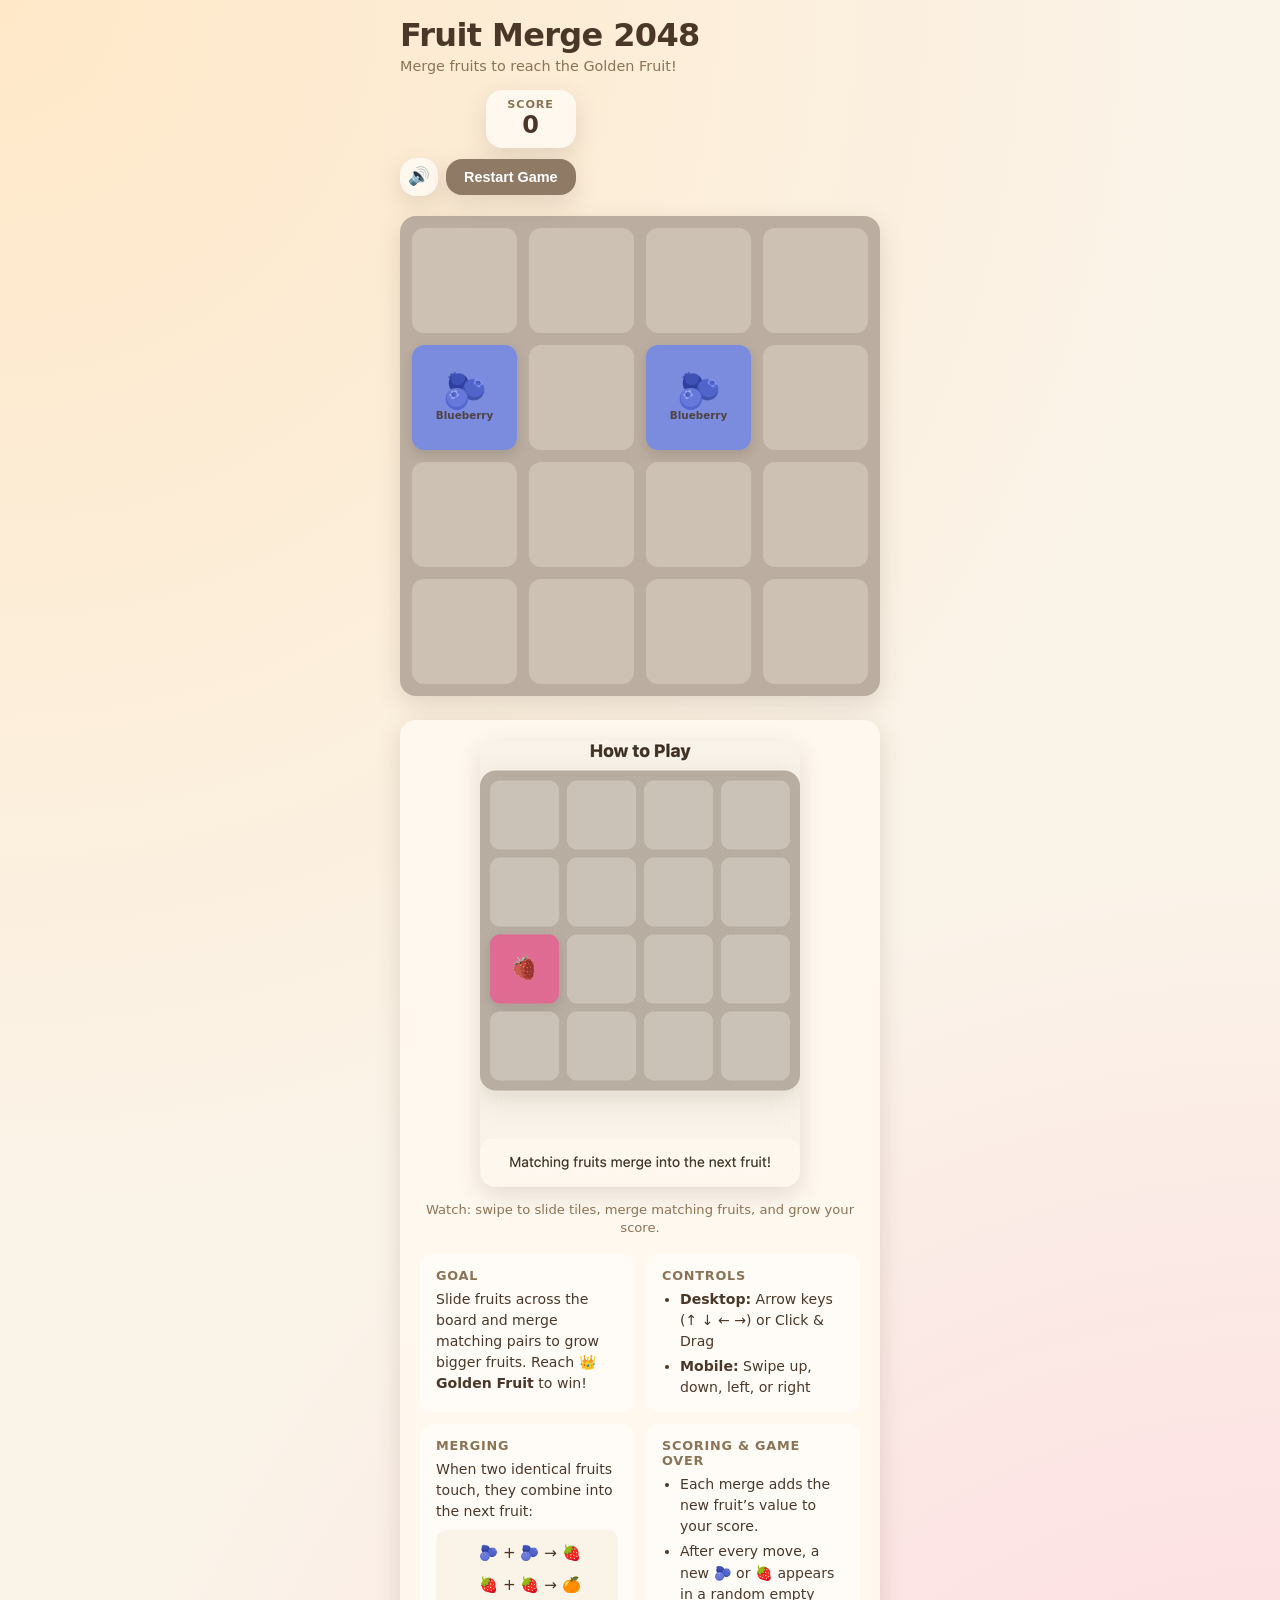
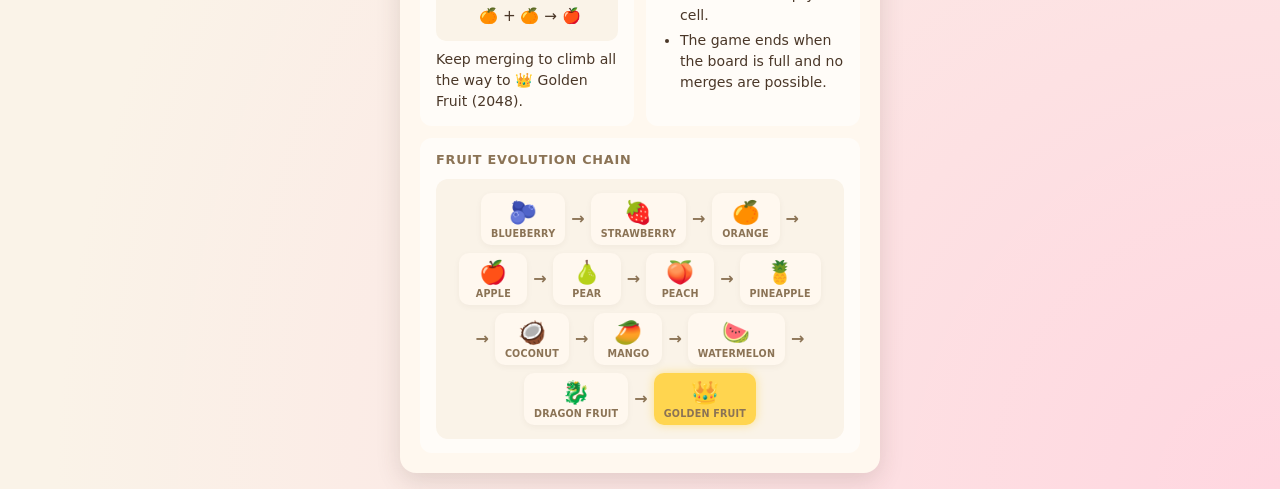
<file: index.html>
<!DOCTYPE html>
<html lang="en">
<head>
  <meta charset="UTF-8">
  <meta name="viewport" content="width=device-width, initial-scale=1.0, user-scalable=no">
  <title>Fruit Merge 2048</title>
  <link rel="stylesheet" href="styles.css">
</head>
<body>
  <div class="game-container">
    <header class="game-header">
      <div class="title-block">
        <h1>Fruit Merge 2048</h1>
        <p class="subtitle">Merge fruits to reach the Golden Fruit!</p>
      </div>
      <div class="score-panel">
        <div class="score-box">
          <span class="score-label">Score</span>
          <span id="score" class="score-value">0</span>
        </div>
        <div class="control-row">
          <button id="mute-btn" class="mute-btn" type="button" aria-label="Mute sound">🔊</button>
          <button id="restart-btn" class="restart-btn" type="button">Restart Game</button>
        </div>
      </div>
    </header>

    <div id="message-overlay" class="message-overlay hidden">
      <div class="message-box">
        <p id="message-text"></p>
        <button id="message-restart-btn" class="restart-btn" type="button">Play Again</button>
      </div>
    </div>

    <div id="game-board" class="game-board" aria-label="Fruit Merge game board">
      <!-- Cells rendered by JavaScript -->
    </div>

    <section class="instructions" aria-label="How to play">
      <figure class="demo-figure">
        <img
          id="play-demo-gif"
          class="play-demo-gif"
          src="assets/how-to-play.gif"
          alt="Animated demo: swipe left to merge matching blueberries into a strawberry, then merge again to create an orange"
          width="320"
          height="380"
          loading="lazy"
        >
        <figcaption class="demo-caption">Watch: swipe to slide tiles, merge matching fruits, and grow your score.</figcaption>
      </figure>

      <div class="instructions-grid">
        <div class="instruction-card">
          <h3>Goal</h3>
          <p>Slide fruits across the board and merge matching pairs to grow bigger fruits. Reach <strong>👑 Golden Fruit</strong> to win!</p>
        </div>

        <div class="instruction-card">
          <h3>Controls</h3>
          <ul>
            <li><strong>Desktop:</strong> Arrow keys (↑ ↓ ← →) or Click &amp; Drag</li>
            <li><strong>Mobile:</strong> Swipe up, down, left, or right</li>
          </ul>
        </div>

        <div class="instruction-card">
          <h3>Merging</h3>
          <p>When two identical fruits touch, they combine into the next fruit:</p>
          <ul class="merge-example">
            <li>🫐 + 🫐 → 🍓</li>
            <li>🍓 + 🍓 → 🍊</li>
            <li>🍊 + 🍊 → 🍎</li>
          </ul>
          <p class="merge-note">Keep merging to climb all the way to 👑 Golden Fruit (2048).</p>
        </div>

        <div class="instruction-card">
          <h3>Scoring &amp; Game Over</h3>
          <ul>
            <li>Each merge adds the new fruit’s value to your score.</li>
            <li>After every move, a new 🫐 or 🍓 appears in a random empty cell.</li>
            <li>The game ends when the board is full and no merges are possible.</li>
          </ul>
        </div>

        <div class="instruction-card fruit-chain-card">
          <h3>Fruit Evolution Chain</h3>
          <div class="fruit-chain">
            <div class="chain-item">
              <span class="chain-emoji">🫐</span>
              <span class="chain-name">Blueberry</span>
            </div>
            <div class="chain-arrow">→</div>
            <div class="chain-item">
              <span class="chain-emoji">🍓</span>
              <span class="chain-name">Strawberry</span>
            </div>
            <div class="chain-arrow">→</div>
            <div class="chain-item">
              <span class="chain-emoji">🍊</span>
              <span class="chain-name">Orange</span>
            </div>
            <div class="chain-arrow">→</div>
            <div class="chain-item">
              <span class="chain-emoji">🍎</span>
              <span class="chain-name">Apple</span>
            </div>
            <div class="chain-arrow">→</div>
            <div class="chain-item">
              <span class="chain-emoji">🍐</span>
              <span class="chain-name">Pear</span>
            </div>
            <div class="chain-arrow">→</div>
            <div class="chain-item">
              <span class="chain-emoji">🍑</span>
              <span class="chain-name">Peach</span>
            </div>
            <div class="chain-arrow">→</div>
            <div class="chain-item">
              <span class="chain-emoji">🍍</span>
              <span class="chain-name">Pineapple</span>
            </div>
            <div class="chain-arrow">→</div>
            <div class="chain-item">
              <span class="chain-emoji">🥥</span>
              <span class="chain-name">Coconut</span>
            </div>
            <div class="chain-arrow">→</div>
            <div class="chain-item">
              <span class="chain-emoji">🥭</span>
              <span class="chain-name">Mango</span>
            </div>
            <div class="chain-arrow">→</div>
            <div class="chain-item">
              <span class="chain-emoji">🍉</span>
              <span class="chain-name">Watermelon</span>
            </div>
            <div class="chain-arrow">→</div>
            <div class="chain-item">
              <span class="chain-emoji">🐉</span>
              <span class="chain-name">Dragon Fruit</span>
            </div>
            <div class="chain-arrow">→</div>
            <div class="chain-item special-win">
              <span class="chain-emoji">👑</span>
              <span class="chain-name">Golden Fruit</span>
            </div>
          </div>
        </div>
      </div>
    </section>
  </div>

  <script src="script.js"></script>
</body>
</html>
</file>
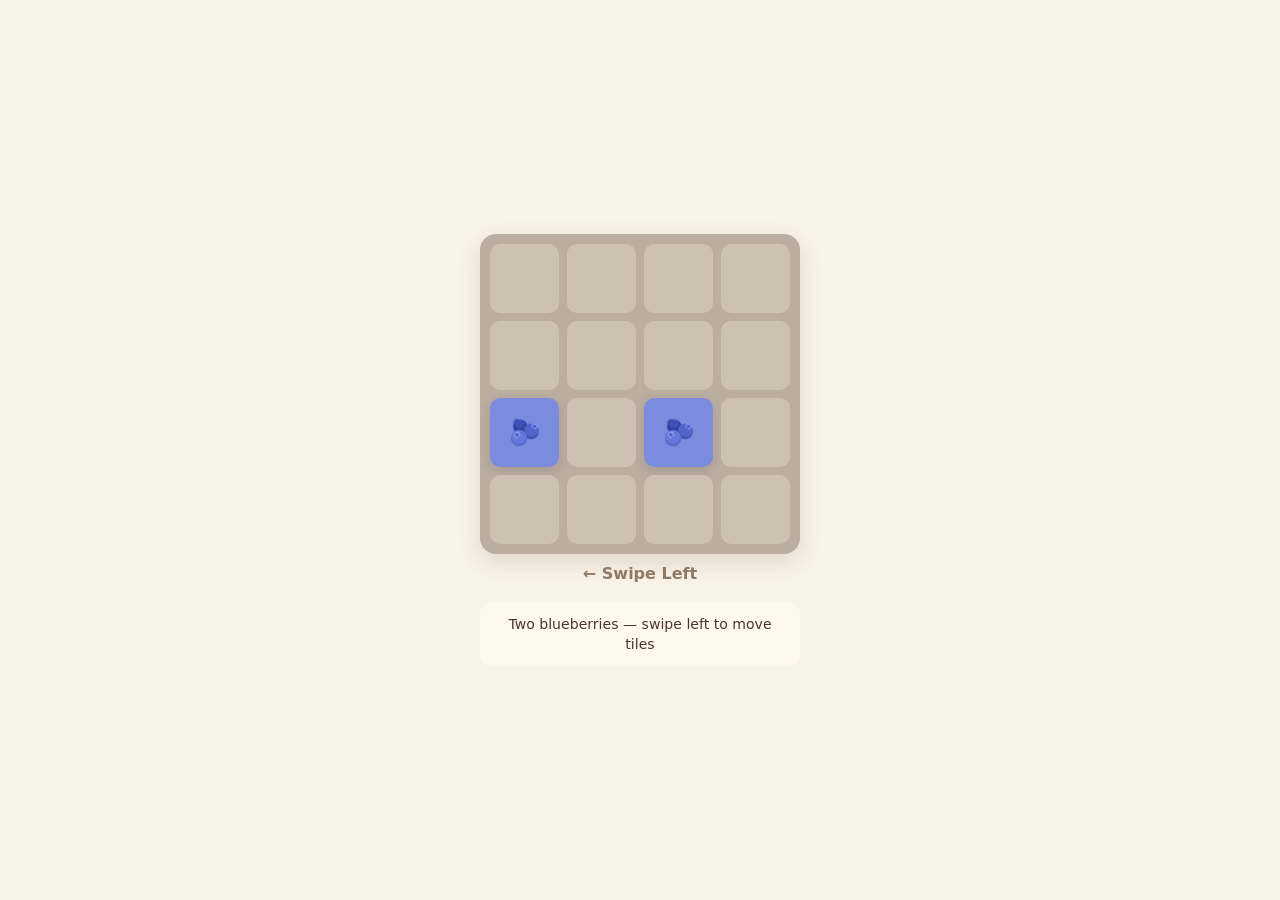
<file: generate-demo-gif.html>
<!DOCTYPE html>
<html lang="en">
<head>
  <meta charset="UTF-8">
  <title>Demo GIF Frame Generator</title>
  <link rel="stylesheet" href="styles.css">
  <style>
    body { margin: 0; padding: 0; background: #faf3e8; }
    .demo-capture { width: 320px; padding: 0; background: #faf3e8; }
    #demo-board {
      display: grid; grid-template-columns: repeat(4, 1fr); gap: 8px;
      aspect-ratio: 1; padding: 10px; background: var(--board-bg);
      border-radius: var(--radius); box-shadow: var(--shadow);
    }
    .demo-cell { position: relative; background: var(--cell-empty); border-radius: 10px; aspect-ratio: 1; }
    .demo-tile {
      position: absolute; inset: 0; display: flex; align-items: center; justify-content: center;
      border-radius: 10px; font-size: 1.6rem; box-shadow: 0 4px 12px rgba(0, 0, 0, 0.12);
    }
    .demo-arrow { min-height: 28px; margin: 10px 0 0; font-size: 1rem; font-weight: 700; color: #8f7a66; text-align: center; }
    .demo-step-caption {
      margin-top: 10px; padding: 12px 14px; background: var(--surface); border-radius: 12px;
      font-size: 0.88rem; line-height: 1.45; text-align: center; min-height: 48px;
      display: flex; align-items: center; justify-content: center;
    }
  </style>
</head>
<body>
  <div class="demo-capture" id="demo-capture">
    <div id="demo-board"></div>
    <p id="demo-arrow" class="demo-arrow"></p>
    <p id="demo-step-caption" class="demo-step-caption"></p>
  </div>
  <script>
    const FRUITS = { 1: { emoji: "🫐", color: "#7b8cde" }, 2: { emoji: "🍓", color: "#f06292" }, 4: { emoji: "🍊", color: "#ff9800" } };
    const FRAMES = [
      { board: [[0,0,0,0],[0,0,0,0],[1,0,1,0],[0,0,0,0]], arrow: "←  Swipe Left", caption: "Two blueberries — swipe left to move tiles" },
      { board: [[0,0,0,0],[0,0,0,0],[2,0,0,0],[0,0,0,0]], arrow: "", caption: "Matching fruits merge into the next fruit!" },
      { board: [[0,0,0,0],[0,0,0,0],[2,0,1,0],[0,0,0,0]], arrow: "", caption: "After each move, a new tile appears" },
      { board: [[0,0,0,0],[0,0,0,0],[2,2,1,0],[0,0,0,0]], arrow: "←  Swipe Left", caption: "Keep merging to grow bigger fruits" },
      { board: [[0,0,0,0],[0,0,0,0],[4,1,0,0],[0,0,0,0]], arrow: "", caption: "Merged into an orange — score goes up!" },
    ];
    const boardEl = document.getElementById("demo-board");
    const arrowEl = document.getElementById("demo-arrow");
    const captionEl = document.getElementById("demo-step-caption");
    window.setDemoFrame = function(index) {
      const frame = FRAMES[index];
      boardEl.innerHTML = "";
      for (let row = 0; row < 4; row++) {
        for (let col = 0; col < 4; col++) {
          const cell = document.createElement("div");
          cell.className = "demo-cell";
          const value = frame.board[row][col];
          if (value) {
            const tile = document.createElement("div");
            tile.className = "demo-tile";
            tile.style.backgroundColor = FRUITS[value].color;
            tile.textContent = FRUITS[value].emoji;
            cell.appendChild(tile);
          }
          boardEl.appendChild(cell);
        }
      }
      arrowEl.textContent = frame.arrow;
      captionEl.textContent = frame.caption;
    };
    setDemoFrame(0);
  </script>
</body>
</html>
</file>
<file: styles.css>
/* Fruit Merge 2048 — playful, responsive styling */

*,
*::before,
*::after {
  box-sizing: border-box;
  margin: 0;
  padding: 0;
}

:root {
  --bg: #faf3e8;
  --surface: #fff8ef;
  --text: #4a3728;
  --text-muted: #8b7355;
  --board-bg: #bbada0;
  --cell-empty: #cdc1b4;
  --shadow: 0 8px 24px rgba(74, 55, 40, 0.15);
  --radius: 16px;
  --tile-radius: 12px;
}

html {
  touch-action: manipulation;
}

body {
  min-height: 100dvh;
  display: flex;
  align-items: center;
  justify-content: center;
  padding: 16px;
  font-family: "Segoe UI", system-ui, -apple-system, sans-serif;
  background:
    radial-gradient(circle at top left, #ffe8c8 0%, transparent 50%),
    radial-gradient(circle at bottom right, #ffd6e0 0%, transparent 50%),
    var(--bg);
  color: var(--text);
}

.game-container {
  width: min(100%, 480px);
}

/* Header */

.game-header {
  display: flex;
  flex-wrap: wrap;
  align-items: flex-start;
  justify-content: space-between;
  gap: 16px;
  margin-bottom: 20px;
}

.title-block h1 {
  font-size: clamp(1.5rem, 5vw, 2rem);
  font-weight: 800;
  letter-spacing: -0.02em;
}

.subtitle {
  margin-top: 4px;
  font-size: 0.9rem;
  color: var(--text-muted);
}

.score-panel {
  display: flex;
  flex-direction: column;
  align-items: flex-end;
  gap: 10px;
}

.score-box {
  display: flex;
  flex-direction: column;
  align-items: center;
  min-width: 90px;
  padding: 8px 18px;
  background: var(--surface);
  border-radius: var(--radius);
  box-shadow: var(--shadow);
}

.score-label {
  font-size: 0.7rem;
  font-weight: 700;
  text-transform: uppercase;
  letter-spacing: 0.08em;
  color: var(--text-muted);
}

.score-value {
  font-size: 1.5rem;
  font-weight: 800;
  line-height: 1.2;
}

.restart-btn {
  padding: 10px 18px;
  border: none;
  border-radius: var(--radius);
  background: #8f7a66;
  color: #fff;
  font-size: 0.9rem;
  font-weight: 700;
  cursor: pointer;
  box-shadow: var(--shadow);
  transition: transform 0.15s ease, background 0.15s ease;
}

.restart-btn:hover {
  background: #776655;
  transform: translateY(-1px);
}
.restart-btn:active {
  transform: translateY(0);
}

.control-row {
  display: flex;
  align-items: center;
  gap: 8px;
}

.mute-btn {
  display: flex;
  align-items: center;
  justify-content: center;
  width: 38px;
  height: 38px;
  border: none;
  border-radius: var(--radius);
  background: var(--surface);
  font-size: 1.1rem;
  cursor: pointer;
  box-shadow: var(--shadow);
  transition: transform 0.15s ease, background 0.15s ease;
}

.mute-btn:hover {
  background: #fdf6ec;
  transform: translateY(-1px);
}

.mute-btn:active {
  transform: translateY(0);
}


/* Message overlay */

.message-overlay {
  position: fixed;
  inset: 0;
  display: flex;
  align-items: center;
  justify-content: center;
  background: rgba(74, 55, 40, 0.45);
  z-index: 100;
  padding: 16px;
  animation: fadeIn 0.3s ease;
}

.message-overlay.hidden {
  display: none;
}

.message-box {
  text-align: center;
  padding: 32px 28px;
  background: var(--surface);
  border-radius: var(--radius);
  box-shadow: var(--shadow);
  max-width: 320px;
  width: 100%;
}

.message-box p {
  font-size: 1.6rem;
  font-weight: 800;
  margin-bottom: 20px;
}

/* Game board */

.game-board {
  display: grid;
  grid-template-columns: repeat(4, 1fr);
  grid-template-rows: repeat(4, 1fr);
  gap: 12px;
  aspect-ratio: 1;
  padding: 12px;
  background: var(--board-bg);
  border-radius: var(--radius);
  box-shadow: var(--shadow);
  user-select: none;
  touch-action: none;
  cursor: grab;
}

.game-board:active {
  cursor: grabbing;
}

.cell {
  position: relative;
  background: var(--cell-empty);
  border-radius: var(--tile-radius);
  aspect-ratio: 1;
}

.tile {
  position: absolute;
  inset: 0;
  display: flex;
  flex-direction: column;
  align-items: center;
  justify-content: center;
  border-radius: var(--tile-radius);
  box-shadow: 0 4px 12px rgba(0, 0, 0, 0.12);
  font-weight: 700;
  transition: transform 0.12s ease;
}

.tile-emoji {
  font-size: clamp(1.4rem, 7vw, 2.2rem);
  line-height: 1;
}

.tile-name {
  margin-top: 2px;
  font-size: clamp(0.45rem, 2vw, 0.65rem);
  opacity: 0.85;
  text-align: center;
  line-height: 1.1;
  padding: 0 4px;
}

/* Tile animations */

.tile-new {
  animation: tileAppear 0.25s ease;
}

.tile-merged {
  animation: tileMerge 0.4s cubic-bezier(0.175, 0.885, 0.32, 1.275);
}

@keyframes tileAppear {
  from {
    opacity: 0;
    transform: scale(0.5);
  }
  to {
    opacity: 1;
    transform: scale(1);
  }
}

@keyframes tileMerge {
  0% {
    transform: scale(1);
  }
  15% {
    transform: scale(0.75, 1.3); /* Initial squish on merge impact */
  }
  35% {
    transform: scale(1.25, 0.75); /* Rebound squash */
  }
  55% {
    transform: scale(0.85, 1.15); /* Wobble */
  }
  75% {
    transform: scale(1.08, 0.92); /* Smaller wobble */
  }
  90% {
    transform: scale(0.98, 1.02); /* Settling */
  }
  100% {
    transform: scale(1);
  }
}

/* Splash and Ripple animations */

.juice-particle {
  position: absolute;
  pointer-events: none;
  border-radius: 50%;
  z-index: 10;
  animation: splashFade 0.5s cubic-bezier(0.1, 0.8, 0.3, 1) forwards;
}

@keyframes splashFade {
  0% {
    transform: translate(0, 0) scale(1);
    opacity: 0.95;
  }
  100% {
    transform: translate(var(--dx), var(--dy)) scale(0.1);
    opacity: 0;
  }
}

.merge-ripple {
  position: absolute;
  inset: 0;
  border: 4px solid var(--ripple-color, rgba(255, 255, 255, 0.6));
  border-radius: var(--tile-radius);
  pointer-events: none;
  z-index: 9;
  animation: rippleEffect 0.4s ease-out forwards;
}

@keyframes rippleEffect {
  0% {
    transform: scale(0.95);
    opacity: 0.9;
  }
  100% {
    transform: scale(1.4);
    opacity: 0;
  }
}

@keyframes fadeIn {
  from { opacity: 0; }
  to { opacity: 1; }
}

/* Instructions */

.instructions {
  margin-top: 24px;
  padding: 20px;
  background: var(--surface);
  border-radius: var(--radius);
  box-shadow: var(--shadow);
}

.instructions-title {
  font-size: 1.1rem;
  font-weight: 800;
  margin-bottom: 14px;
  text-align: center;
}

.demo-figure {
  margin: 0 0 16px;
  text-align: center;
}

.play-demo-gif {
  width: min(100%, 320px);
  height: auto;
  border-radius: var(--radius);
  box-shadow: var(--shadow);
  background: var(--bg);
}

.demo-caption {
  margin-top: 10px;
  font-size: 0.82rem;
  color: var(--text-muted);
  line-height: 1.4;
}

.instructions-grid {
  display: grid;
  gap: 12px;
}

.instruction-card {
  padding: 14px 16px;
  background: rgba(255, 255, 255, 0.6);
  border-radius: 12px;
}

.instruction-card h3 {
  font-size: 0.8rem;
  font-weight: 800;
  text-transform: uppercase;
  letter-spacing: 0.06em;
  color: var(--text-muted);
  margin-bottom: 6px;
}

.instruction-card p,
.instruction-card li {
  font-size: 0.88rem;
  line-height: 1.5;
  color: var(--text);
}

.instruction-card ul {
  padding-left: 18px;
}

.instruction-card li + li {
  margin-top: 4px;
}

.merge-example {
  margin-top: 8px;
  padding: 10px 12px;
  background: var(--bg);
  border-radius: 10px;
  list-style: none;
  text-align: center;
}

.merge-example li {
  font-size: 0.95rem;
  line-height: 1.8;
}

.merge-note {
  margin-top: 8px;
  font-size: 0.82rem;
  color: var(--text-muted);
}

@media (min-width: 520px) {
  .instructions-grid {
    grid-template-columns: repeat(2, 1fr);
  }

  .instruction-card:last-child {
    grid-column: span 2;
  }
}

/* Mobile tweaks */

@media (max-width: 400px) {
  .game-board {
    gap: 8px;
    padding: 8px;
  }

  .tile-name {
    display: none;
  }
}

/* Golden Fruit Aura & Pulsate */
.tile-golden-glow {
  box-shadow: 0 0 20px #ffd54f, 0 0 45px #ffd54f !important;
  animation: goldenGlow 1.5s infinite alternate ease-in-out !important;
}

@keyframes goldenGlow {
  0% {
    transform: scale(1) rotate(0deg);
    box-shadow: 0 0 20px #ffd54f, 0 0 40px #ffd54f;
  }
  50% {
    transform: scale(1.06) rotate(1.5deg);
    box-shadow: 0 0 25px #ffb300, 0 0 50px #ffb300;
  }
  100% {
    transform: scale(1.02) rotate(-1.5deg);
    box-shadow: 0 0 35px #ffd54f, 0 0 60px #ffd54f;
  }
}

/* Game Over Board State (grayscale & blur) */
.game-board-gameover {
  transition: filter 1.2s ease, opacity 1.2s ease;
}

.game-board-gameover .tile {
  filter: grayscale(85%) blur(1px) !important;
  opacity: 0.55 !important;
  transform: scale(0.92) !important;
  transition: filter 1.2s ease, opacity 1.2s ease, transform 1.2s ease !important;
}

/* Bouncy Pop-In overlay for Message Box */
.message-box {
  transform: scale(0.6);
  opacity: 0;
  animation: popIn 0.5s cubic-bezier(0.175, 0.885, 0.32, 1.275) forwards;
}

@keyframes popIn {
  to {
    transform: scale(1);
    opacity: 1;
  }
}

/* Confetti styling */
.confetti {
  position: fixed;
  width: 8px;
  height: 8px;
  pointer-events: none;
  z-index: 101;
  border-radius: 50%;
  animation: confettiFall var(--fall-duration) linear forwards;
}

@keyframes confettiFall {
  0% {
    transform: translateY(-15px) rotate(0deg);
    opacity: 1;
  }
  100% {
    transform: translateY(105vh) rotate(720deg);
    opacity: 0;
  }
}

/* Fruit Evolution Chain styling */
.fruit-chain-card {
  grid-column: 1 / -1; /* Take full width */
}

.fruit-chain {
  display: flex;
  flex-wrap: wrap;
  align-items: center;
  justify-content: center;
  gap: 8px 6px;
  margin-top: 12px;
  padding: 14px;
  background: var(--bg);
  border-radius: 12px;
}

.chain-item {
  display: flex;
  flex-direction: column;
  align-items: center;
  justify-content: center;
  padding: 6px 10px;
  background: var(--surface);
  border-radius: 10px;
  box-shadow: 0 2px 6px rgba(74, 55, 40, 0.05);
  min-width: 68px;
}

.chain-item.special-win {
  background: #ffd54f;
  color: #4a3728;
  font-weight: bold;
  box-shadow: 0 0 10px rgba(255, 213, 79, 0.6);
}

.chain-emoji {
  font-size: 1.4rem;
}

.chain-name {
  font-size: 0.6rem;
  font-weight: 700;
  text-transform: uppercase;
  color: var(--text-muted);
  margin-top: 2px;
  text-align: center;
  letter-spacing: 0.02em;
}

.chain-item.special-win .chain-name {
  color: #8b7355;
}

.chain-arrow {
  font-size: 1rem;
  color: var(--text-muted);
  font-weight: bold;
}
</file>
